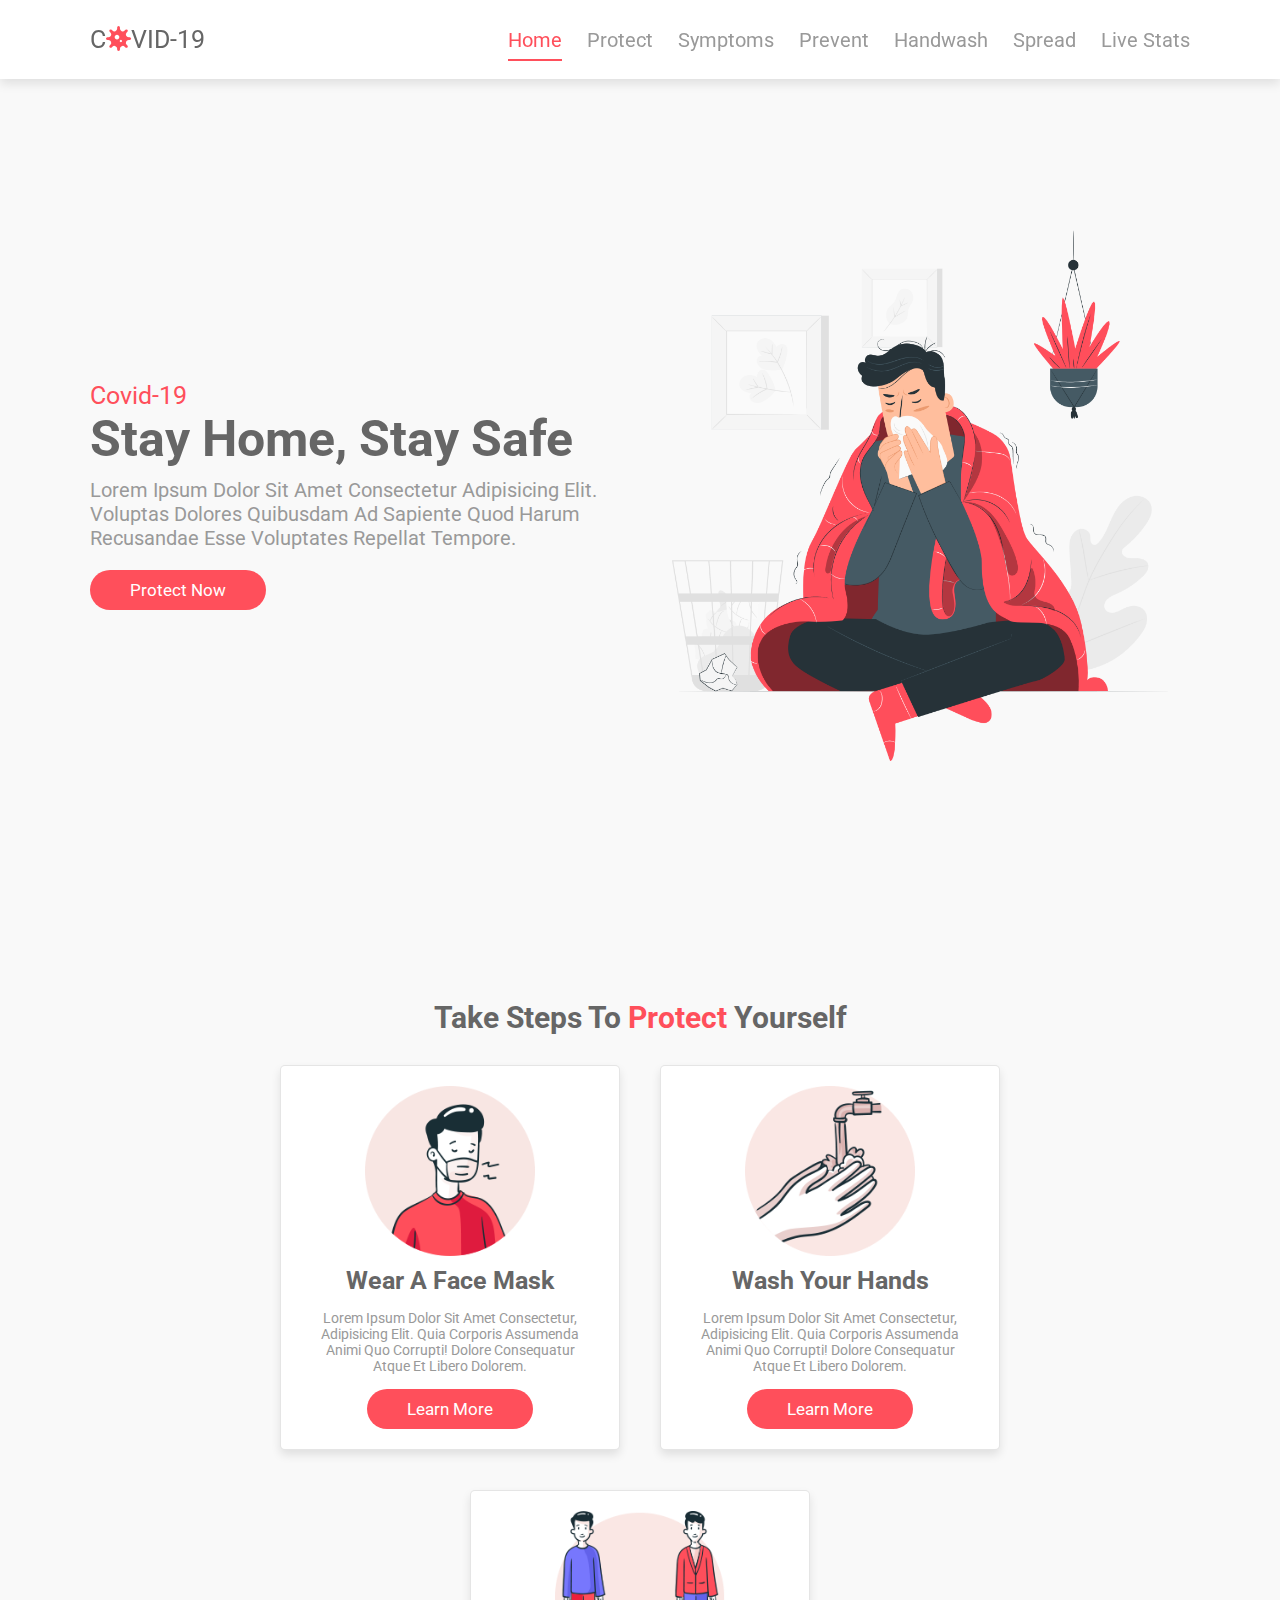
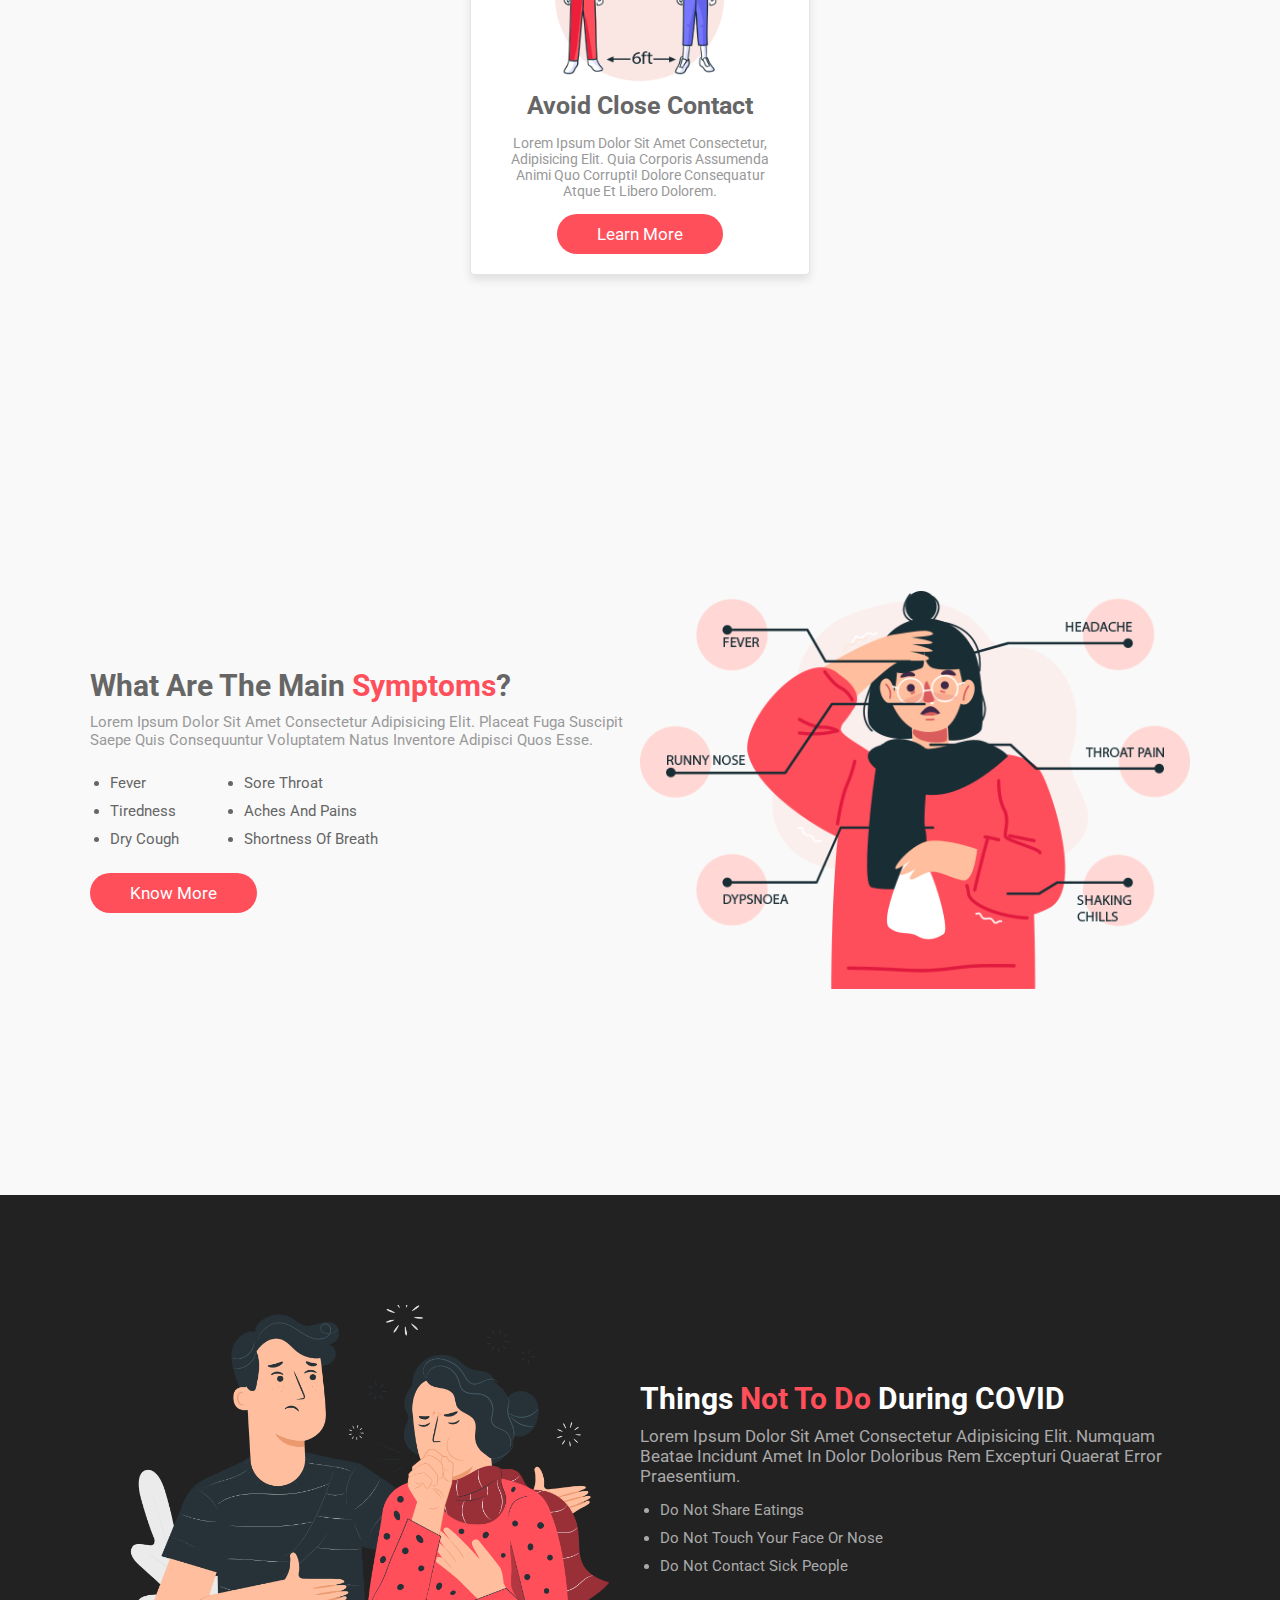
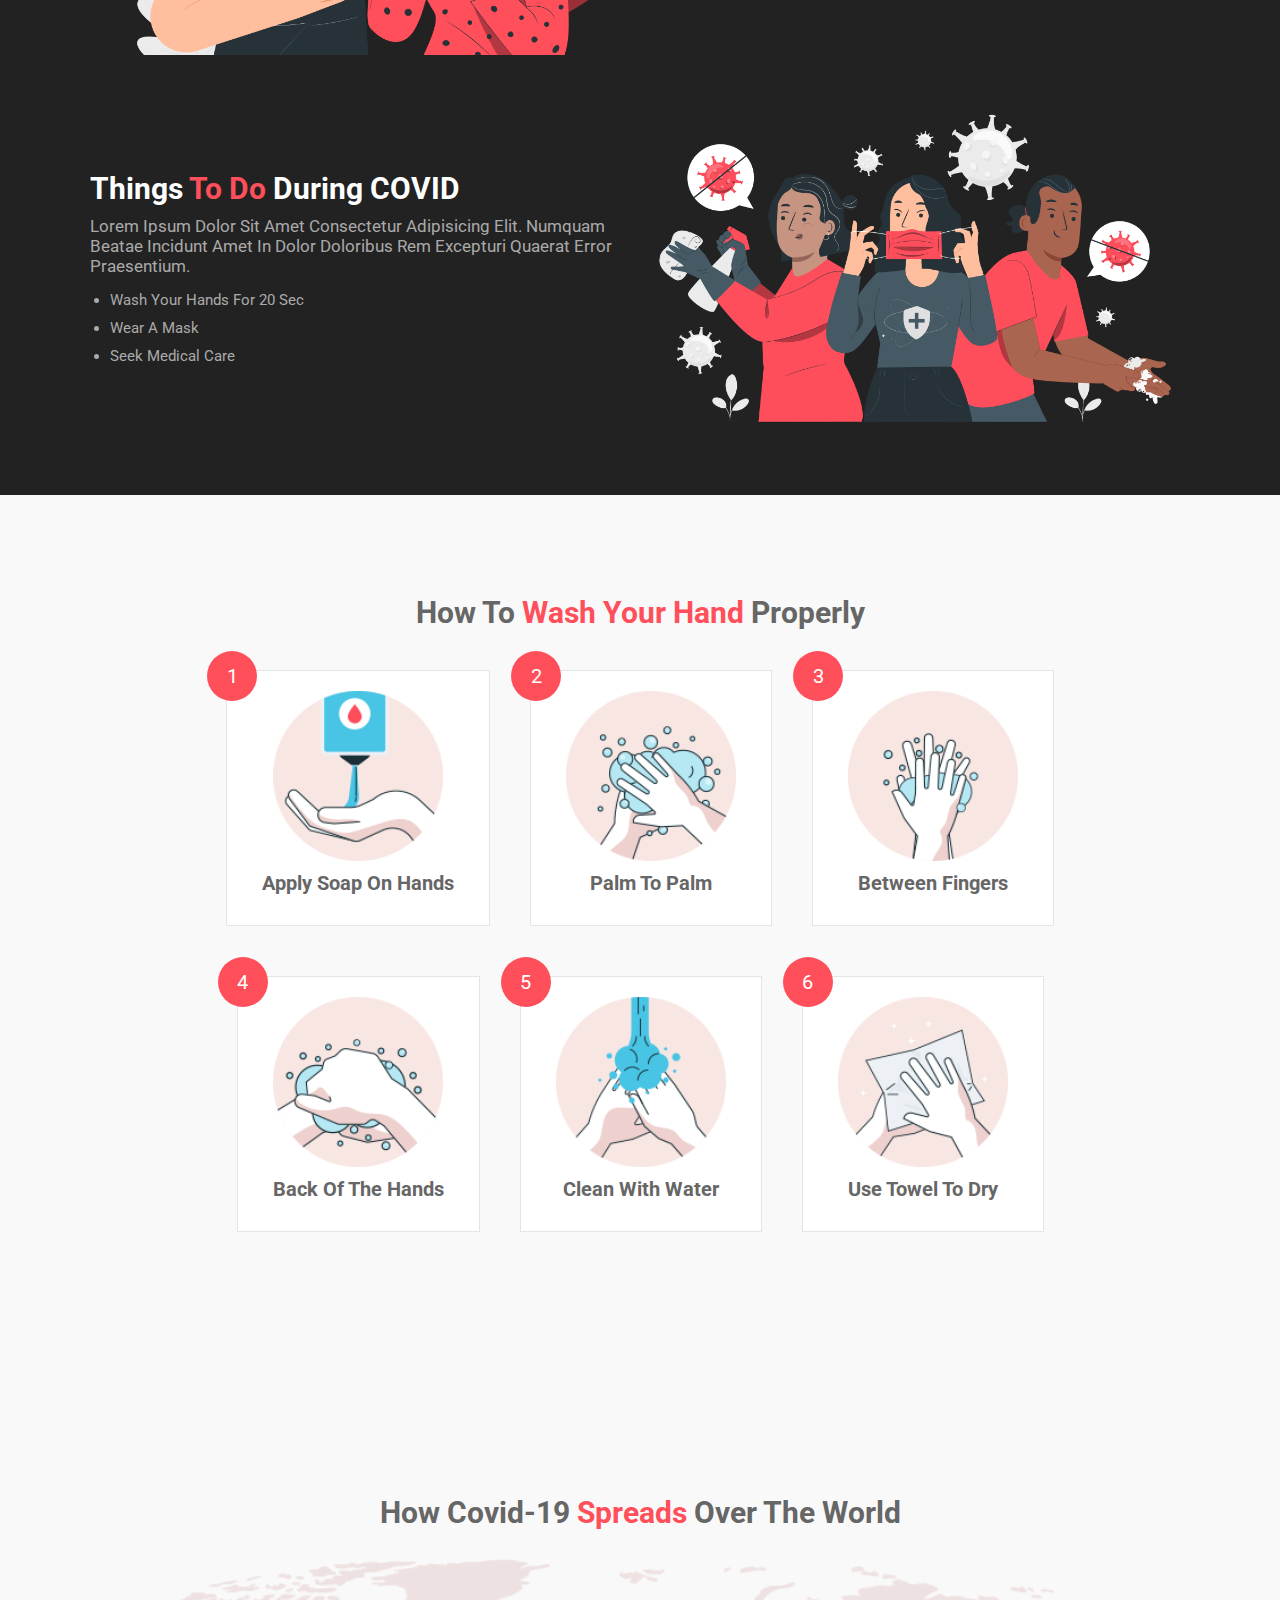
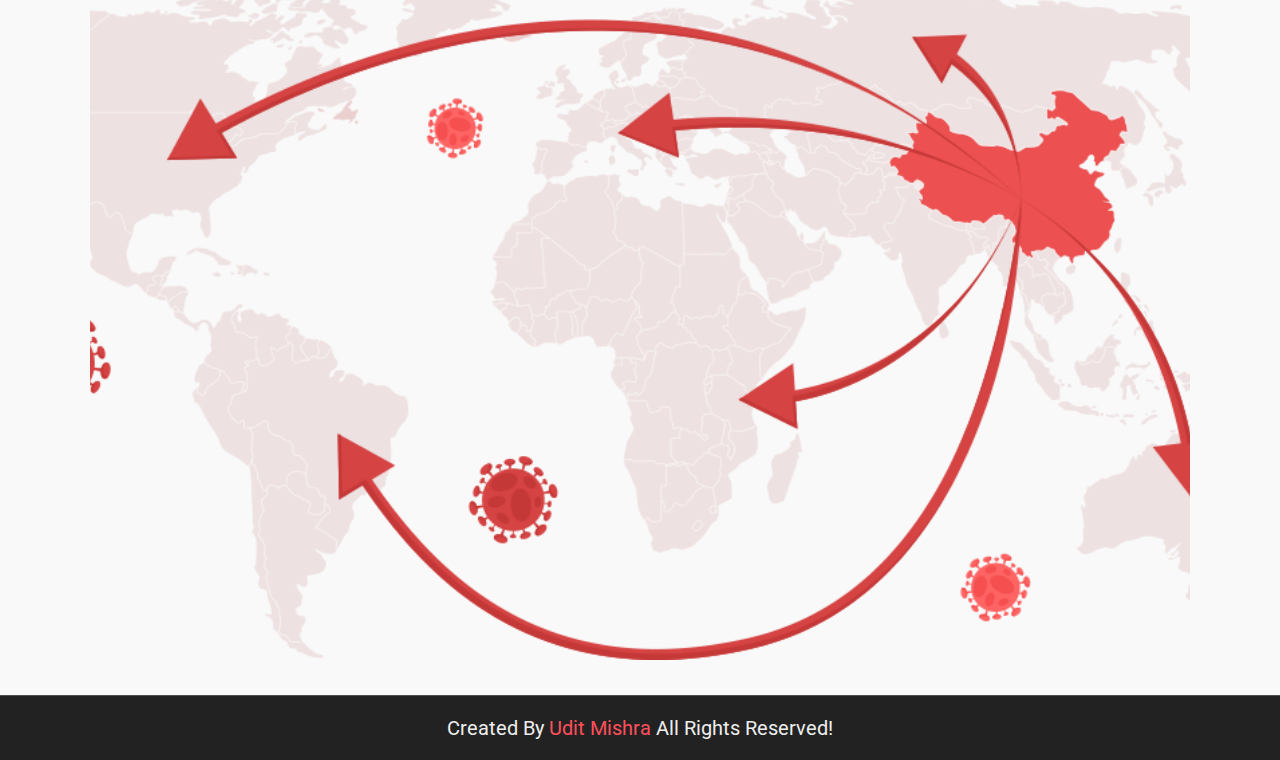
<file: Covid 19/index.html>
<html lang="en">
  <head>
    <meta charset="UTF-8" />
    <meta http-equiv="X-UA-Compatible" content="IE=edge" />
    <meta name="viewport" content="width=device-width, initial-scale=1.0" />
    <link rel="stylesheet" href="./resources/css/style.css" />
    <link
      rel="stylesheet"
      href="https://cdnjs.cloudflare.com/ajax/libs/font-awesome/5.15.3/css/all.min.css"
    />

    <title>Covid Website</title>
  </head>
  <body>
    <!-- Header Starts Here -->

    <header>
      <a href="#" class="logo">c<span class="fas fa-virus"></span>vID-19</a>

      <div id="menu" class="fas fa-bars"></div>

      <nav class="navbar">
        <ul>
          <li><a class="active" href="#home">home</a></li>
          <li><a href="#protect">protect</a></li>
          <li><a href="#symptoms">symptoms</a></li>
          <li><a href="#prevent">prevent</a></li>
          <li><a href="#handwash">handwash</a></li>
          <li><a href="#spread">spread</a></li>
          <li><a href="./chart.html">Live Stats</a></li>
        </ul>
      </nav>
    </header>

    <!-- Header Ends here -->

    <!-- Home Section Starts Here -->
    <section class="home" id="home">
      <div class="content">
        <span>Covid-19</span>
        <h3>stay home, stay safe</h3>
        <p>
          Lorem ipsum dolor sit amet consectetur adipisicing elit. Voluptas
          dolores quibusdam ad sapiente quod harum recusandae esse voluptates
          repellat tempore.
        </p>
        <a href="#" class="btn">protect now</a>
      </div>

      <div class="image">
        <img src="./resources/img/home-img.png" alt="" />
      </div>
    </section>

    <!-- Home Section Ends Here -->

    <!-- protect Section Starts Here -->

    <section class="protect" id="protect">
      <h1 class="heading">take steps to <span>protect</span> yourself</h1>

      <div class="box-container">
        <div class="box">
          <img src="./resources/img/protect-1.png" alt="" />
          <h3>Wear a Face Mask</h3>
          <p>
            Lorem ipsum dolor sit amet consectetur, adipisicing elit. Quia
            corporis assumenda animi quo corrupti! Dolore consequatur atque et
            libero dolorem.
          </p>
          <a href="#" class="btn">learn more</a>
        </div>

        <div class="box">
          <img src="./resources/img/protect-2.png" alt="" />
          <h3>Wash your hands</h3>
          <p>
            Lorem ipsum dolor sit amet consectetur, adipisicing elit. Quia
            corporis assumenda animi quo corrupti! Dolore consequatur atque et
            libero dolorem.
          </p>
          <a href="#" class="btn">learn more</a>
        </div>
        <div class="box">
          <img src="./resources/img/protect-3.png" alt="" />
          <h3>Avoid Close Contact</h3>
          <p>
            Lorem ipsum dolor sit amet consectetur, adipisicing elit. Quia
            corporis assumenda animi quo corrupti! Dolore consequatur atque et
            libero dolorem.
          </p>
          <a href="#" class="btn">learn more</a>
        </div>
      </div>
    </section>

    <!-- protect Section Ends Here -->

    <!-- Symptoms Section Starts Here -->
    <section class="symptoms" id="symptoms">
      <div class="content">
        <h1 class="heading">What are the main <span>Symptoms</span>?</h1>
        <p>
          Lorem ipsum dolor sit amet consectetur adipisicing elit. Placeat fuga
          suscipit saepe quis consequuntur voluptatem natus inventore adipisci
          quos esse.
        </p>
        <ul>
          <div class="one">
            <li>fever</li>
            <li>tiredness</li>
            <li>dry cough</li>
          </div>
          <div class="two">
            <li>Sore Throat</li>
            <li>Aches and Pains</li>
            <li>Shortness of Breath</li>
          </div>
        </ul>
        <a href="#" class="btn">Know More</a>
      </div>
      <div class="image">
        <img src="./resources/img/symptoms-img.png" alt="" />
      </div>
    </section>
    <!-- Symptoms Section Ends Here -->

    <!-- prevention section starts here -->
    <section class="prevent" id="prevent">
      <div class="row">
        <div class="image">
          <img src="./resources/img/dont-img.png" alt="" />
        </div>
        <div class="content">
          <h1 class="heading">things <span>not to do</span> during COVID</h1>
          <p>
            Lorem ipsum dolor sit amet consectetur adipisicing elit. Numquam
            beatae incidunt amet in dolor doloribus rem excepturi quaerat error
            praesentium.
          </p>
          <ul>
            <li>Do Not Share Eatings</li>
            <li>Do Not Touch your face or nose</li>
            <li>Do Not contact sick people</li>
          </ul>
        </div>
      </div>

      <div class="row">
        <div class="content">
          <h1 class="heading">things <span>to do</span> during COVID</h1>
          <p>
            Lorem ipsum dolor sit amet consectetur adipisicing elit. Numquam
            beatae incidunt amet in dolor doloribus rem excepturi quaerat error
            praesentium.
          </p>
          <ul>
            <li>Wash your hands for 20 sec</li>
            <li>Wear a mask</li>
            <li>Seek Medical Care</li>
          </ul>
        </div>
        <div class="image">
          <img src="./resources/img/do-img.png" alt="" />
        </div>
      </div>
    </section>
    <!-- prevention section Ends here -->

    <!-- Handwash section starts here -->
    <section class="handwash" id="handwash">
      <h1 class="heading">how to <span>wash your hand</span> properly</h1>
      <div class="box-container">
        <div class="box">
          <span>1</span>
          <img src="./resources/img/hadnwash-1.png" alt="" />
          <h3>apply soap on hands</h3>
        </div>
        <div class="box">
          <span>2</span>
          <img src="./resources/img/hadnwash-2.png" alt="" />
          <h3>palm to palm</h3>
        </div>
        <div class="box">
          <span>3</span>
          <img src="./resources/img/hadnwash-3.png" alt="" />
          <h3>Between Fingers</h3>
        </div>
        <div class="box">
          <span>4</span>
          <img src="./resources/img/hadnwash-4.png" alt="" />
          <h3>Back of the Hands</h3>
        </div>
        <div class="box">
          <span>5</span>
          <img src="./resources/img/hadnwash-5.png" alt="" />
          <h3>Clean with water</h3>
        </div>
        <div class="box">
          <span>6</span>
          <img src="./resources/img/hadnwash-6.png" alt="" />
          <h3>Use towel to dry</h3>
        </div>
      </div>
    </section>
    <!-- Handwash section ends here -->

    <!-- spread section starts -->

    <section class="spread" id="spread">
      <h1 class="heading">how Covid-19 <span>spreads</span> over the world</h1>

      <div class="image"></div>
    </section>

    <!-- spread section ends -->

    <!-- footer starts here -->
    <footer class="footer">
      <h1 class="credit">
        Created By <span> Udit Mishra </span> All Rights Reserved!
      </h1>
    </footer>

    <!-- footer ends here -->

    <!-- scroll top -->

    <a href="#home" class="scroll-top">
      <img src="./resources/img/scroll-img.png" alt="" />
    </a>

    <script src="https://cdnjs.cloudflare.com/ajax/libs/jquery/3.6.0/jquery.min.js"></script>
    <script src="./resources/js/script.js"></script>
  </body>
</html>
</file>
<file: Covid 19/resources/css/style.css>
@import url('https://fonts.googleapis.com/css2?family=Roboto:wght@100;300;400&display=swap');

:root {
  --red: #ff4f5b;
}

* {
  font-family: 'Roboto', sans-serif;
  margin: 0;
  padding: 0;
  box-sizing: border-box;
  outline: none;
  border: none;
  text-decoration: none;
  transition: all 0.3s cubic-bezier(0.16, 0.8, 0.62, 1.52);
  text-transform: capitalize;
}

*::selection {
  background: var(--red);
  color: #fff;
}

html {
  font-size: 62.5%;
  overflow-x: hidden;
}

html::-webkit-scrollbar {
  width: 1.3rem;
}

html::-webkit-scrollbar-track {
  background: #000;
}

html::-webkit-scrollbar-thumb {
  background: var(--red);
}

body {
  background: #f9f9f9;
}

section {
  min-height: 100vh;
  padding: 0 7%;
  padding-top: 9rem;
}

.btn {
  display: inline-block;
  margin-top: 1rem;
  padding: 1rem 4rem;
  border-radius: 5rem;
  background: var(--red);
  color: #fff;
  overflow: hidden;
  position: relative;
  z-index: 0;
  font-size: 1.7rem;
}

.btn::before {
  content: '';
  position: absolute;
  top: 0;
  left: 0;
  height: 100%;
  width: 100%;
  z-index: -1;
  background: #444;
  clip-path: polygon(0 0, 100% 0, 0 0, 0% 100%);
  transition: 0.3s linear;
}

.btn:hover::before {
  clip-path: polygon(0 0, 100% 0, 100% 100%, 0% 100%);
}

.heading {
  font-size: 3rem;
  color: #666;
}
.heading span {
  color: var(--red);
}

header {
  width: 100%;
  background: #fff;
  display: flex;
  align-items: center;
  justify-content: space-between;
  position: fixed;
  top: 0;
  left: 0;
  z-index: 1000;
  padding: 2.5rem 7%;
  box-shadow: 0 0.5rem 1rem rgba(0, 0, 0, 0.1);
}

header .logo {
  font-size: 2.5rem;
  color: #666;
}

header .logo span {
  color: var(--red);
}

header .navbar ul {
  display: flex;
  align-items: center;
  justify-content: center;
  list-style: none;
}

header .navbar ul li {
  margin-left: 2.5rem;
}

header .navbar ul li a {
  color: #999;
  font-size: 2rem;
}

header .navbar ul li a.active,
header .navbar ul li a:hover {
  color: var(--red);
  border-bottom: 0.2rem solid var(--red);
  padding: 0.7rem 0;
}

#menu {
  font-size: 3rem;
  color: #999;
  cursor: pointer;
  display: none;
}

.home {
  display: flex;
  align-items: center;
  justify-content: center;
  flex-wrap: wrap;
}

.home .image {
  flex: 1 1 40rem;
}

.home .image img {
  width: 100%;
}

.home .content {
  flex: 1 1 40rem;
}
.home .content span {
  color: var(--red);
  font-size: 2.5rem;
}

.home .content h3 {
  color: #666;
  font-size: 5rem;
}
.home .content p {
  color: #999;
  font-size: 2rem;
  padding: 1rem 0;
}

.protect .heading {
  text-align: center;
  padding: 1rem;
}

.protect .box-container {
  display: flex;
  align-items: center;
  justify-content: center;
  flex-wrap: wrap;
}

.protect .box-container .box {
  background: #fff;
  border: 0.1rem solid rgba(0, 0, 0, 0.1);
  padding: 2rem;
  margin: 2rem;
  width: 34rem;
  border-radius: 0.5rem;
  box-shadow: 0 0.5rem 1rem rgba(0, 0, 0, 0.1);
  text-align: center;
}

.protect .box-container .box img {
  height: 17rem;
  width: 17rem;
}

.protect .box-container .box h3 {
  font-size: 2.5rem;
  color: #666;
  padding: 1rem 0;
}

.protect .box-container .box p {
  font-size: 1.4rem;
  color: #999;
  padding: 0.5rem;
}

.protect .box-container .box:hover {
  transform: translateY(-1rem);
}

.symptoms {
  display: flex;
  align-items: center;
  justify-content: center;
  flex-wrap: wrap;
}

.symptoms .content {
  flex: 1 1 40rem;
}

.symptoms .image {
  flex: 1 1 40rem;
}
.symptoms .image img {
  width: 100%;
}

.symptoms .content p {
  font-size: 1.5rem;
  color: #999;
  padding: 1rem 0;
}

.symptoms .content ul {
  display: flex;
  flex-wrap: wrap;
  padding: 1rem 0;
}

.symptoms .content ul .two {
  padding-left: 4.5rem;
}
.symptoms .content ul li {
  margin-left: 2rem;
  font-size: 1.5rem;
  color: #666;
  padding: 0.5rem 0;
}

.prevent {
  background: #222;
}

.prevent .row {
  display: flex;
  align-items: center;
  justify-content: center;
  flex-wrap: wrap;
  padding: 2rem 0;
}

.prevent .row .image {
  flex: 1 1 37rem;
  height: 35rem;
  text-align: center;
}

.prevent .row .image img {
  height: 100%;
  width: 100%;
  object-fit: cover;
}

.prevent .row .content {
  padding: 2rem 0;
  flex: 1 1 37rem;
}

.prevent .row .content .heading {
  color: #fff;
}

.prevent .row .content p {
  font-size: 1.7rem;
  color: #aaa;
  padding: 1rem 0;
}

.prevent .row .content ul li {
  margin-left: 2rem;
  font-size: 1.5rem;
  color: #aaa;
  padding: 0.5rem 0;
}

.handwash .heading {
  text-align: center;
  padding: 1rem;
}

.handwash .box-container {
  display: flex;
  align-items: center;
  justify-content: center;
  flex-wrap: wrap;
}

.handwash .box-container .box {
  background: #fff;
  border: 0.1rem solid rgba(0, 0, 0, 0.1);
  margin: 2rem;
  margin-top: 3rem;
  padding: 2rem 3.5rem;
  text-align: center;
  position: relative;
}

.handwash .box-container .box img {
  height: 17rem;
  width: 17rem;
}

.handwash .box-container .box h3 {
  font-size: 2rem;
  color: #666;
  padding: 1rem 0;
}

.handwash .box-container .box span {
  display: block;
  position: absolute;
  top: -2rem;
  left: -2rem;
  height: 5rem;
  width: 5rem;
  line-height: 5rem;
  font-size: 2rem;
  color: #fff;
  background: var(--red);
  border-radius: 5rem;
}

.spread .heading {
  text-align: center;
  padding: 1rem;
}

.spread .image {
  height: 80vh;
  width: 100%;
  background: url(../img/map.png) no-repeat;
  background-size: cover;
  background-position: center;
}

.footer {
  background: #222;
  color: #eee;
}

.footer .credit {
  font-size: 2rem;
  font-weight: normal;
  padding: 2rem 1rem;
  text-align: center;
  border-top: 0.1rem solid #fff3;
}

.footer .credit span {
  color: #ff4f5b;
}
.footer .credit span::selection {
  color: #fcc419;
}

.scroll-top {
  position: fixed;
  bottom: 7.5rem;
  right: 2rem;
  z-index: 100;
  display: none;
}

.scroll-top img {
  height: 7rem;
}

/* -----------Media Queries--------- */

@media (max-width: 991px) {
  html {
    font-size: 55%;
  }
}

@media (max-width: 768px) {
  #menu {
    display: block;
  }

  header .navbar {
    position: fixed;
    top: 8rem;
    left: -120%;
    height: 100%;
    width: 100%;
    background: #eee;
    border-top: 0.2rem solid rgba(0, 0, 0, 0.1);
  }

  header .navbar ul {
    flex-flow: column;
    padding: 2rem;
  }

  header .navbar ul li {
    text-align: center;
    width: 100%;
    margin: 1rem 0;
  }

  header .navbar ul li a {
    display: block;
    padding: 1rem;
  }

  header .navbar ul li a.active,
  header .navbar ul li a:hover {
    padding: 1rem;
    background: var(--red);
    color: #fff;
    border: none;
    border-radius: 5rem;
  }

  .fa-times {
    transform: rotate(180deg);
  }

  header .navbar.nav-toggle {
    left: 0;
  }

  .home .content {
    text-align: center;
  }

  .prevent .row:last-child {
    flex-flow: column-reverse;
  }
}

@media (max-width: 500px) {
  html {
    font-size: 50%;
  }

  section {
    padding: 0 3%;
    padding-top: 9rem;
  }
}
</file>
